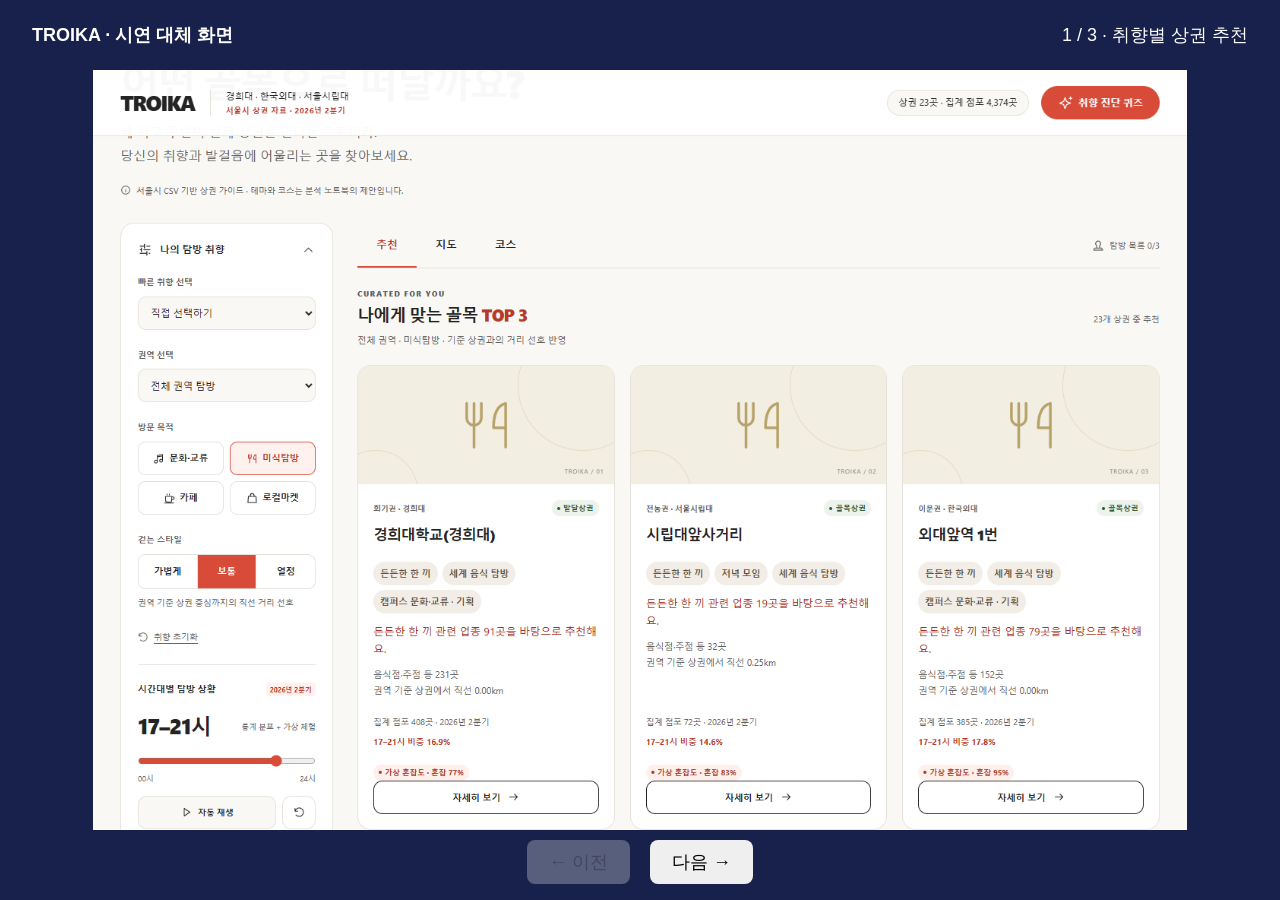
<file: presentation/오프라인데모.html>
<!doctype html><html lang="ko"><meta charset="utf-8"><title>TROIKA 오프라인 데모</title><style>body{margin:0;background:#17214c;color:white;font:18px sans-serif}header{height:70px;display:flex;align-items:center;justify-content:space-between;padding:0 32px}img{display:block;width:100%;height:calc(100vh - 140px);object-fit:contain}footer{text-align:center}button{font:inherit;padding:10px 22px;border:0;border-radius:8px;margin:10px;cursor:pointer}</style><header><strong>TROIKA · 시연 대체 화면</strong><span id="label"></span></header><img id="screen" alt="TROIKA 실제 앱 캡처"><footer><button id="prev">← 이전</button><button id="next">다음 →</button></footer><script>const slides=[['demo-recommendations.png','1 / 3 · 취향별 상권 추천'],['demo-detail.png','2 / 3 · 시립대앞사거리 상세'],['demo-allocation.png','3 / 3 · 스탬프 6개 · 소외도 0.669']];let i=0;function show(n){i=Math.max(0,Math.min(2,n));document.getElementById('screen').src=slides[i][0];document.getElementById('label').textContent=slides[i][1];document.getElementById('prev').disabled=i===0;document.getElementById('next').disabled=i===2;}document.getElementById('prev').onclick=()=>show(i-1);document.getElementById('next').onclick=()=>show(i+1);document.onkeydown=e=>{if(e.key==='ArrowRight')show(i+1);if(e.key==='ArrowLeft')show(i-1);};show(0);</script></html>
</file>
